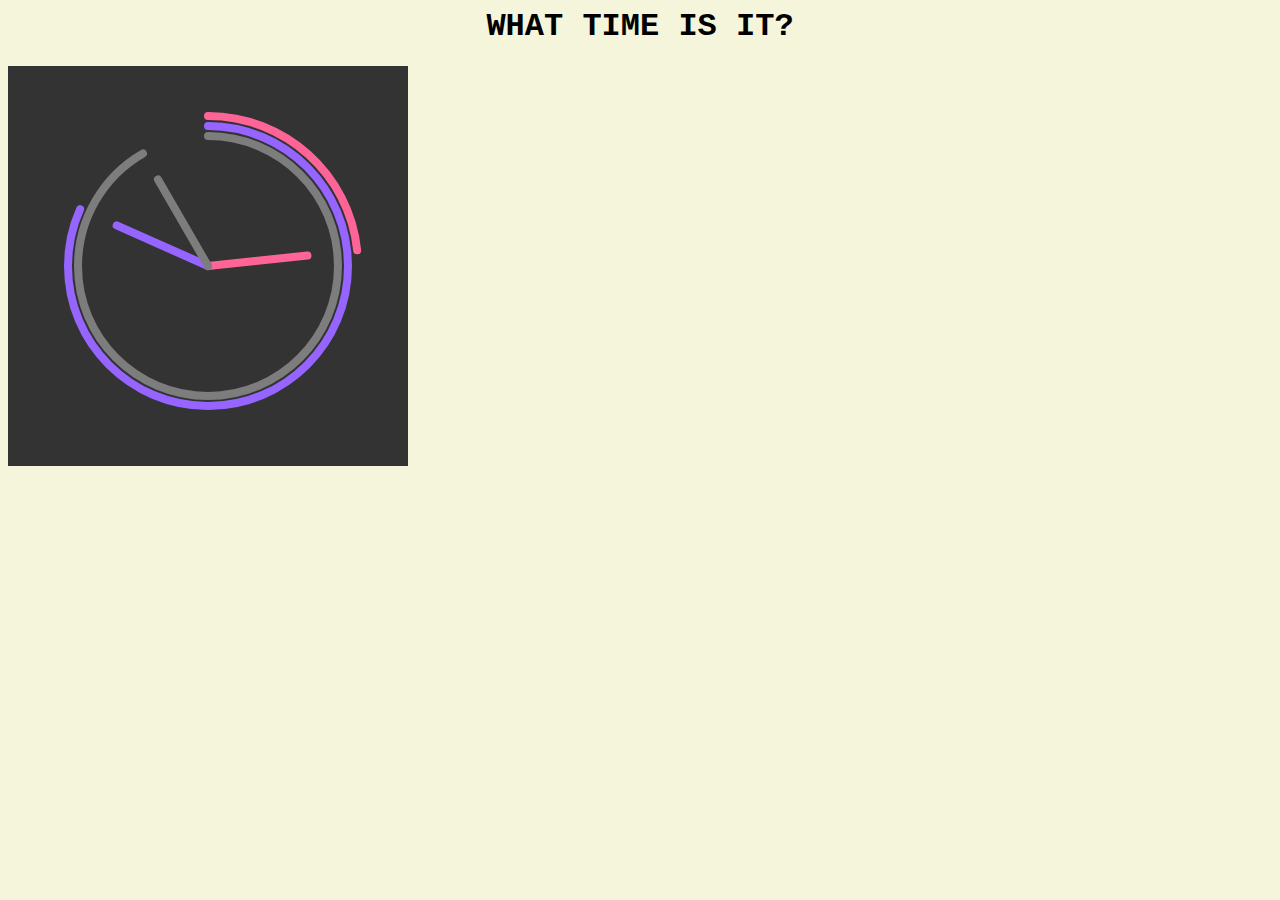
<file: Clock/index.html>
<!DOCTYPE>

<html>
	<head>
		<script type="text/javascript" src="libraries/p5.js"></script>
	    <script type="text/javascript" src="libraries/p5.sound.js"></script>
	    <script type="text/javascript" src="libraries/p5.dom.js"></script>
	    <script type="text/javascript" src="pong.js"></script>
	    <style>
	    	body {
	    		background: beige;
	    	}
	    	h1 {
	    		text-align: center;
	    		font-family: Courier;
                text-transform: uppercase;
	    	}
	    </style>
	</head>
	<body>
		<h1> What time is it? </h1>
	</body>
</html>
</file>
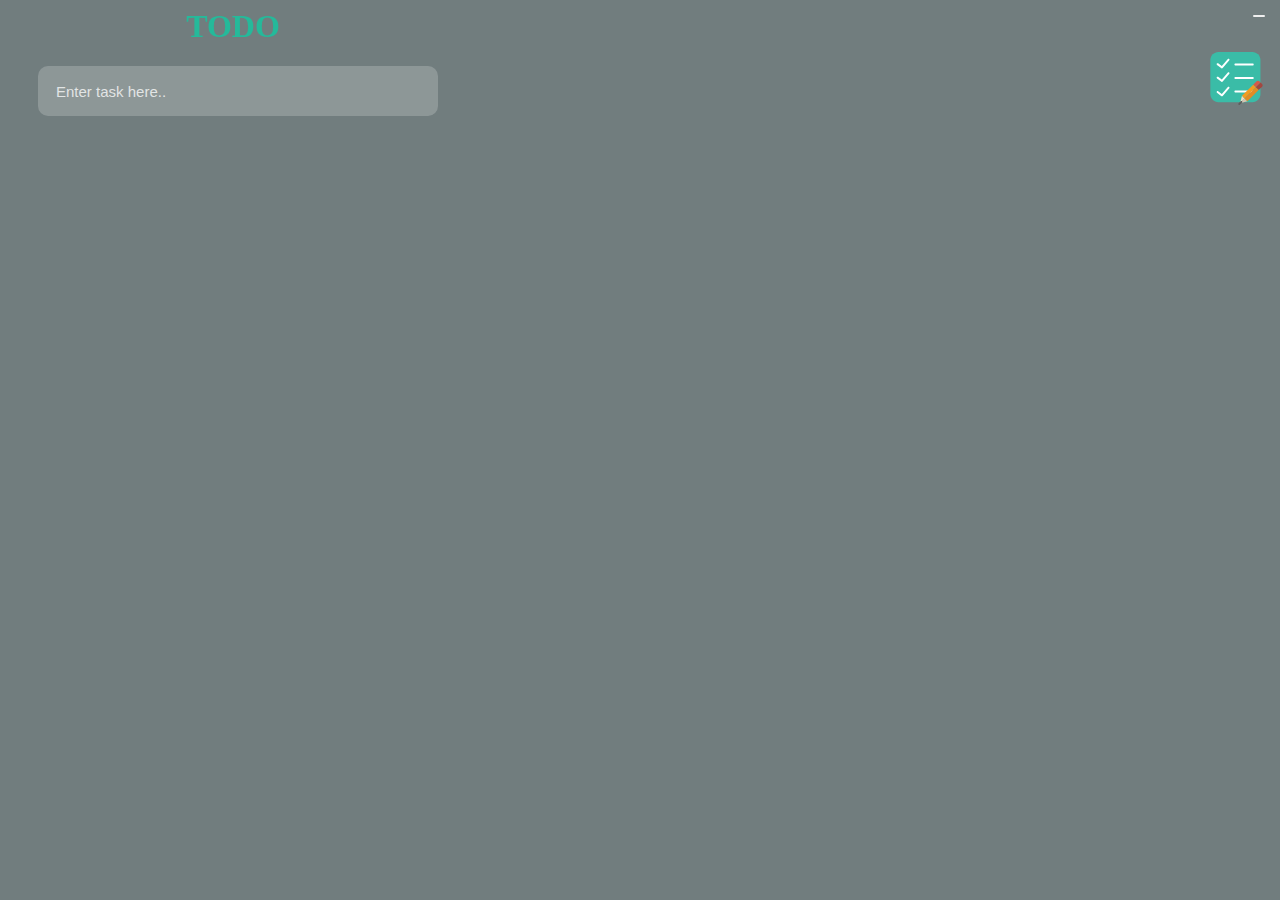
<file: quick_todo_extension/index.html>
<!DOCTYPE>
<html>
	<head>
		<title>TODO</title>
	</head>
	<script type="text/javascript" src = "popup.js"></script>
	<style>
		body {
		  background: #717D7E;
		  width: 450px
		}
		h1 {
			text-transform: uppercase;
			text-align: center;
			color: #25b99a;
		}
		header input {
		  width: 400px;
		  height: 50px;
		  float: left;
		  color: #fff;
		  font-size: 15px;
		  font-weight: 400;
		  text-indent: 18px;
		  padding: 0 60px 0 0;
		  background: rgba(255, 255, 255, 0.2);
		  border-bottom-right-radius: 10px;
		  border-bottom-left-radius: 10px;
		  border-top-right-radius: 10px;
		  border-top-left-radius: 10px;
		  border: 0px;
		  box-shadow: none;
		  outline: none;
		  margin-left: 30px;

		  -webkit-appearance: none;
		  -moz-appearance: none;
		}

		header input::-webkit-input-placeholder {
		  color: rgba(255, 255, 255, 0.75);
		}

		header input:-moz-input-placeholder {
		  color: rgba(255, 255, 255, 0.75);
		}

		header input::-moz-input-placeholder {
		  color: rgba(255, 255, 255, 0.75);
		}

		header input:-ms-input-placeholder {
		  color: rgba(255, 255, 255, 0.75);
		}

		header button {
		  

		  position:absolute;
		  top:15px;
		  right:15px;
		  z-index:2;
		  border-top-right-radius: 10px;
		  border-top-left-radius: 10px;
		  border-bottom-right-radius: 10px;
		  border-bottom-left-radius: 10px; 
		 
		  border: 0px;
		  box-shadow: none;
		  outline: none;
		  cursor: pointer;
		}

		header button svg {
		  width: 53px;
		  height: 55px;

		  position: absolute;
		  top: 44px;
		  left: -35px;

		  margin: -8px 0 0 -8px;
		}

		.container {
		  width: 100%;
		  float: left;
		  padding: 15px;
		}

		ul.todo {
		  width: 400px;
		  margin-top: 30px;
		  margin-left: -20px;
		}

		ul.todo li {
		  width: 280px;
		  min-height: 20px;
		  float: left;
		  font-size: 14px;
		  font-weight: 500;
		  color: #444;
		  line-height: 22px;
		  list-style-type: none;
		  background: #CCD1D1;
		  border-radius: 5px;
		  position: relative;
		  box-shadow: 0px 1px 2px rgba(44, 62, 80, 0.10);
		  margin: 0 0 10px 0;
		  padding: 14px 100px 14px 14px;
		  word-break: break-word;
		}

		ul.todo li:last-of-type {
		  margin: 0;
		}

		ul.todo li .buttons {
		  width: 100px;
		  height: 50px;

		  position: absolute;
		  top: 0;
		  right: 0;
		}

		ul.todo li .buttons button {
		  width: 140px;
		  height: 50px;
		  float: left;
		  background: none;
		  position: relative;
		  border: 0px;
		  box-shadow: none;
		  outline: none;
		  cursor: pointer;

		  -webkit-appearance: none;
		  -moz-appearance: none;
		}

		ul.todo li .buttons button:last-of-type:before {
		  content: '';
		  width: 1px;
		  height: 30px;
		  background: #edf0f1;

		  position: absolute;
		  top: 10px;
		  left: 50px;
		}

		ul.todo li .buttons button svg {
		  width: 22px;
		  height: 22px;

		  position: absolute;
		  top: 50%;
		  left: 50%;
		  margin: -11px 0 0 -11px;
		}
	</style>
	<body>
		<h1> todo </h1>
		<header>
			<input type= "text" placeholder="Enter task here.." id="task" class="rq-form-element" autofocus>
			<button id = "addtask">
				<svg version="1.1" id="Capa_1" xmlns="http://www.w3.org/2000/svg" xmlns:xlink="http://www.w3.org/1999/xlink" x="0px" y="0px"viewBox="0 0 54.981 54.981" style="enable-background:new 0 0 54.981 54.981;" xml:space="preserve">
				<g>
				<g>
					<path style="fill:#3ABCA7;" d="M43.992,52H8.72c-4.619,0-8.364-3.745-8.364-8.364V8.364C0.356,3.745,4.101,0,8.72,0h35.272
						c4.619,0,8.364,3.745,8.364,8.364v35.272C52.356,48.255,48.611,52,43.992,52z"/>
					<path style="fill:#FFFFFF;" d="M44.356,14h-18c-0.552,0-1-0.447-1-1s0.448-1,1-1h18c0.552,0,1,0.447,1,1S44.908,14,44.356,14z"/>
					<path style="fill:#FFFFFF;" d="M44.356,28h-18c-0.552,0-1-0.447-1-1s0.448-1,1-1h18c0.552,0,1,0.447,1,1S44.908,28,44.356,28z"/>
					<path style="fill:#FFFFFF;" d="M44.356,42h-18c-0.552,0-1-0.447-1-1s0.448-1,1-1h18c0.552,0,1,0.447,1,1S44.908,42,44.356,42z"/>
					<path style="fill:#FFFFFF;" d="M12.427,17c-0.209,0-0.42-0.065-0.6-0.2l-4.571-3.429c-0.442-0.331-0.531-0.958-0.2-1.399
						c0.331-0.441,0.958-0.531,1.4-0.2l3.822,2.866l6.248-7.288c0.359-0.42,0.991-0.468,1.41-0.108c0.419,0.359,0.468,0.99,0.108,1.409
						l-6.857,8C12.989,16.881,12.709,17,12.427,17z"/>
					<path style="fill:#FFFFFF;" d="M12.427,31c-0.209,0-0.42-0.065-0.6-0.2l-4.571-3.429c-0.442-0.331-0.531-0.958-0.2-1.399
						c0.331-0.441,0.958-0.531,1.4-0.2l3.822,2.866l6.248-7.288c0.359-0.42,0.991-0.468,1.41-0.108c0.419,0.359,0.468,0.99,0.108,1.409
						l-6.857,8C12.989,30.881,12.709,31,12.427,31z"/>
					<path style="fill:#FFFFFF;" d="M12.427,45.999c-0.209,0-0.42-0.065-0.6-0.2L7.256,42.37c-0.442-0.331-0.531-0.958-0.2-1.399
						c0.331-0.441,0.958-0.531,1.4-0.2l3.822,2.866l6.248-7.287c0.359-0.421,0.991-0.469,1.41-0.108
						c0.419,0.359,0.468,0.99,0.108,1.409l-6.857,7.999C12.989,45.88,12.709,45.999,12.427,45.999z"/>
				</g>
				<g>
					<polygon style="fill:#EDDCC7;" points="33.192,45.489 33.184,45.496 31.196,52.786 35.843,48.139 		"/>
					<path style="fill:#D75A4A;" d="M52.442,31.54l-1.247-1.247c-0.775-0.775-2.032-0.775-2.807,0l-3.582,3.582l2.651,2.651
						L52.442,31.54z"/>
					
						<rect x="38.45" y="32.795" transform="matrix(0.7071 0.7071 -0.7071 0.7071 40.8071 -16.5028)" style="fill:#F29C21;" width="3.749" height="16.424"/>
					<polygon style="fill:#D6C4B1;" points="38.841,51.153 38.849,51.145 35.843,48.139 31.196,52.786 31.063,53.274 		"/>
					<path style="fill:#A34740;" d="M50.462,39.532l3.582-3.582c0.775-0.775,0.775-2.032,0-2.807l-1.602-1.602l-4.985,4.985
						L50.462,39.532z"/>
					
						<rect x="41.027" y="35.623" transform="matrix(-0.7071 -0.7071 0.7071 -0.7071 42.6691 105.3453)" style="fill:#E18C25;" width="4.251" height="16.424"/>
					<path style="fill:#5E5E5E;" d="M30.356,54.981c-0.256,0-0.512-0.098-0.707-0.293c-0.391-0.391-0.391-1.023,0-1.414l2.207-2.207
						c0.391-0.391,1.023-0.391,1.414,0s0.391,1.023,0,1.414l-2.207,2.207C30.868,54.884,30.612,54.981,30.356,54.981z"/>
				</g>
			</svg>
			</button>
		</header>
		<div class = "container">
			<ul class="todo" id="todo">
				<!-- <li>this is a list
					<div class="buttons">
						<button class = "remove">
						<svg xmlns="http://www.w3.org/2000/svg" xmlns:xlink="http://www.w3.org/1999/xlink" version="1.1" x="0px" y="0px" width="512px" height="512px" viewBox="0 0 348.333 348.334" style="enable-background:new 0 0 348.333 348.334;" xml:space="preserve">
						<g>
							<path d="M336.559,68.611L231.016,174.165l105.543,105.549c15.699,15.705,15.699,41.145,0,56.85   c-7.844,7.844-18.128,11.769-28.407,11.769c-10.296,0-20.581-3.919-28.419-11.769L174.167,231.003L68.609,336.563   c-7.843,7.844-18.128,11.769-28.416,11.769c-10.285,0-20.563-3.919-28.413-11.769c-15.699-15.698-15.699-41.139,0-56.85   l105.54-105.549L11.774,68.611c-15.699-15.699-15.699-41.145,0-56.844c15.696-15.687,41.127-15.687,56.829,0l105.563,105.554   L279.721,11.767c15.705-15.687,41.139-15.687,56.832,0C352.258,27.466,352.258,52.912,336.559,68.611z" fill="#25b99a"/>
						</g>
						</svg>
						</button>
					</div>
				</li>
				<li>this is a list</li>
				<li>list</li>
				<li>li st</li>-->
			</ul>
			<ul class="todo" id="accomplished">
			</ul>
		</div>
	</body>
</html>
</file>
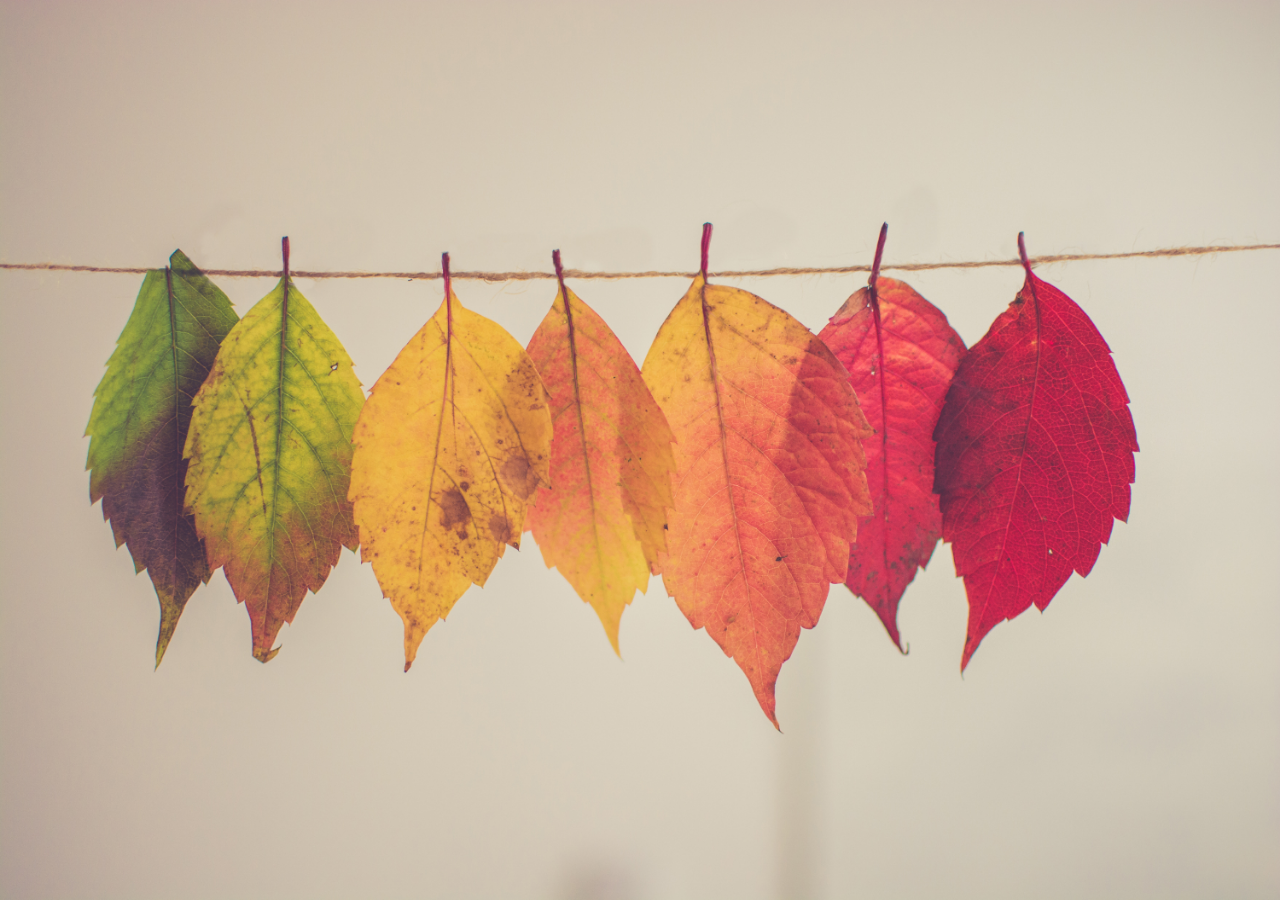
<file: tab_override/index.html>
<!DOCTYPE html>
<html>

<head>
	<meta charset="UTF-8">
	<meta http-equiv="X-UA-Compatible" content="IE=edge">
	<meta name="viewport" content="width=device-width, initial-scale=1">
	<title>New Tab</title>
	<script type="text/javascript" src="libraries/p5.js"></script>
	<script type="text/javascript" src="libraries/p5.sound.js"></script>
	<script type="text/javascript" src="libraries/p5.dom.js"></script>
	<script type="text/javascript" src="sketch.js"></script>
</head>

<body>
	
</body>

</html>
</file>
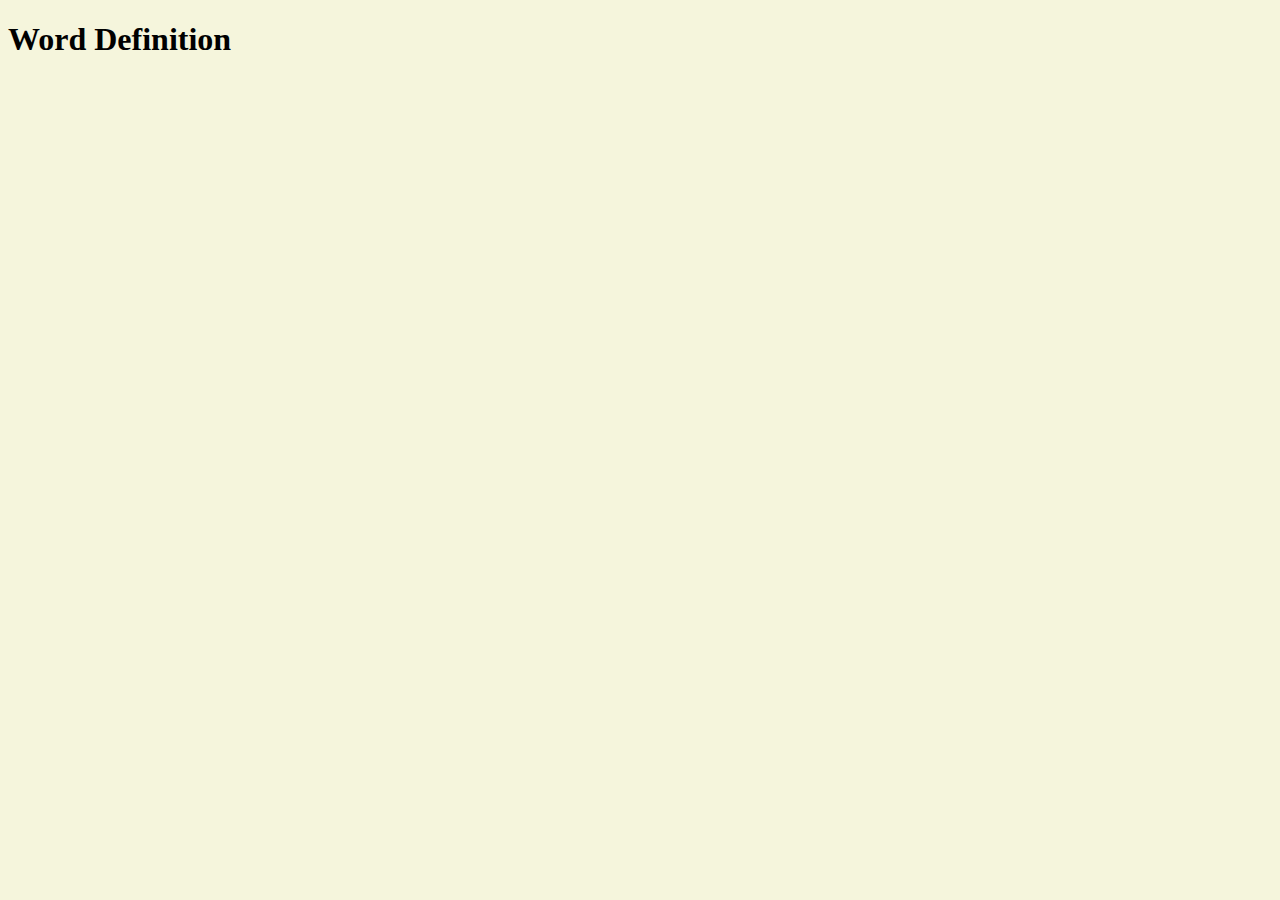
<file: text_select/index.html>
<!DOCTYPE html>
<html>
  <head>
    <meta charset="UTF-8">
 
    <script type="text/javascript" src="libraries/p5.js"></script>
    <script type="text/javascript" src="libraries/p5.sound.js"></script>
    <script type="text/javascript" src="libraries/p5.dom.js"></script>
    <script type="text/javascript" src="popup.js"></script>

    <style>
	    body {
	      width: 250px;
        background: beige;
	    }
    </style>

  </head>
  <body>
    <h1>Word Definition</h1>
  </body>
</html>
</file>
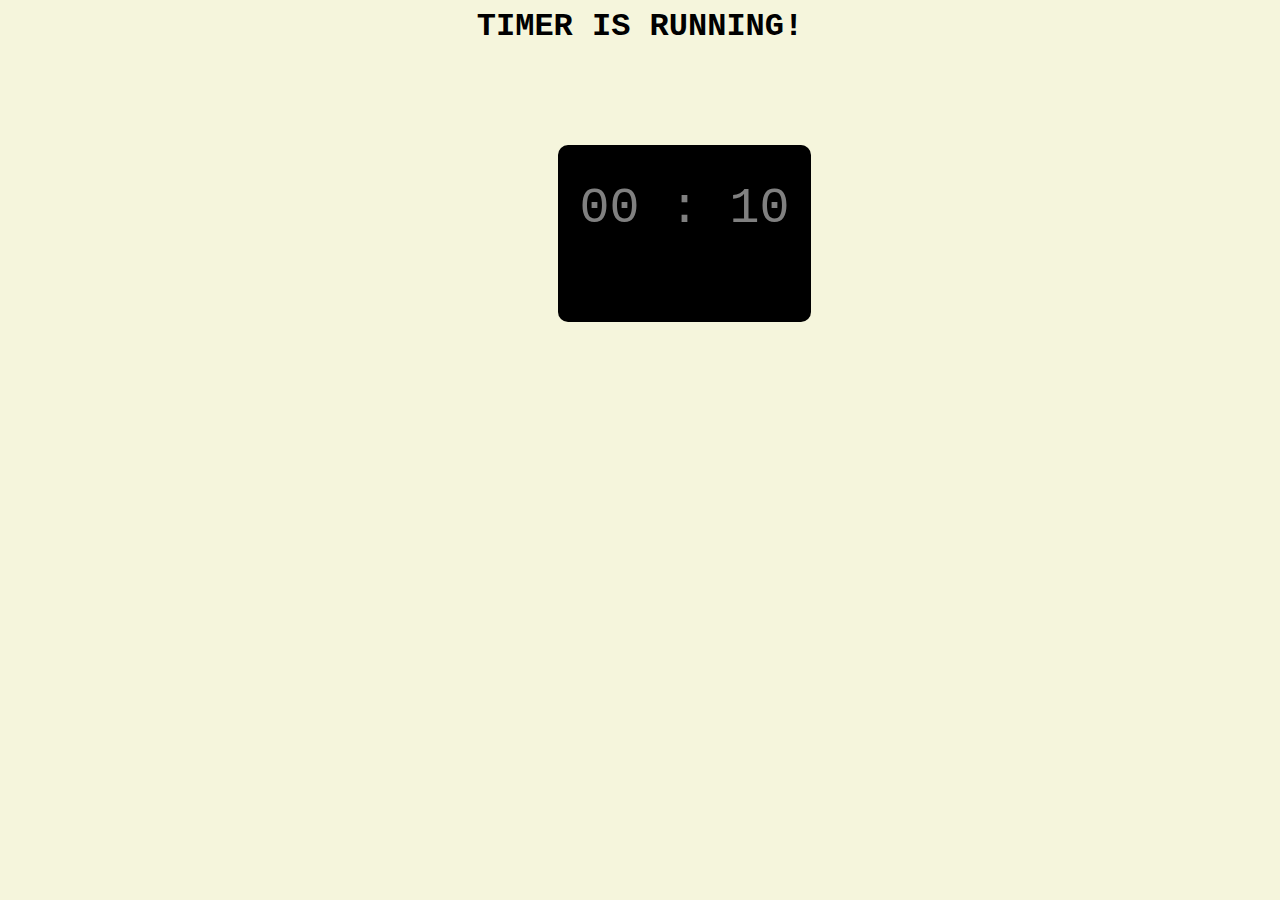
<file: Timer/index.html>
<!DOCTYPE>

<html>
	<head>
		<script type="text/javascript" src="libraries/p5.js"></script>
	    <script type="text/javascript" src="libraries/p5.sound.js"></script>
	    <script type="text/javascript" src="libraries/p5.dom.js"></script>
	    <script type="text/javascript" src="timer.js"></script>
	    <style>
	    	body {
	    		background: beige;
	    	}
	    	h1 {
	    		text-align: center;
	    		font-family: Courier;
                text-transform: uppercase;
	    	}
			.timer {
				width: 20%;
				height: 20%;
				background-color: black;
				margin-left: 550px;
				margin-top: 100px;
				border-top-left-radius: 10px;
				border-top-right-radius: 10px;
				border-bottom-left-radius: 10px;
				border-bottom-right-radius: 10px;
			}
			#time {
				color: grey;
				font-family: Courier, monospace;
				text-align: center;
				padding-top: 35px;
				font-size: 50px;
			}
	    </style>
	</head>
	<body>
		<h1> Timer is running! </h1>
		<div class ="timer">
			<p id= "time"> 00 : 00 </p>
		</div>
	</body>
</html>
</file>
